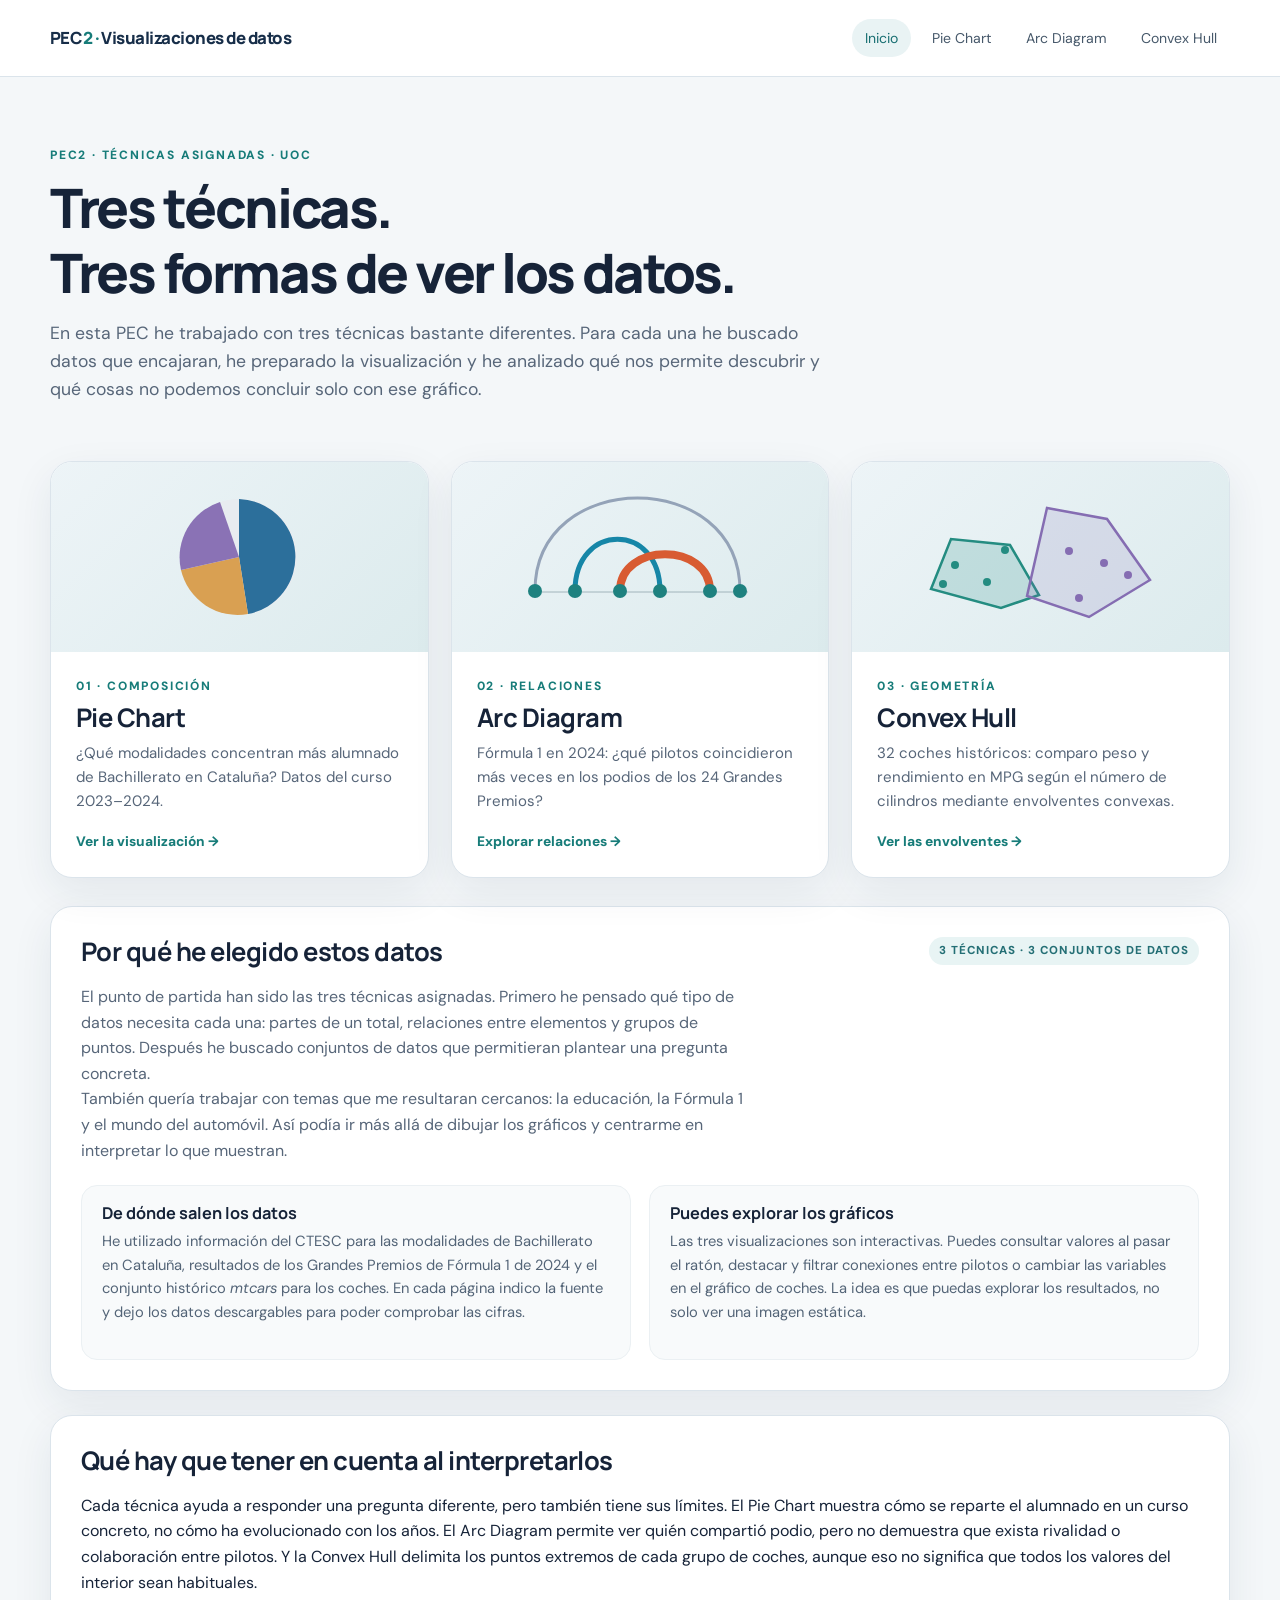
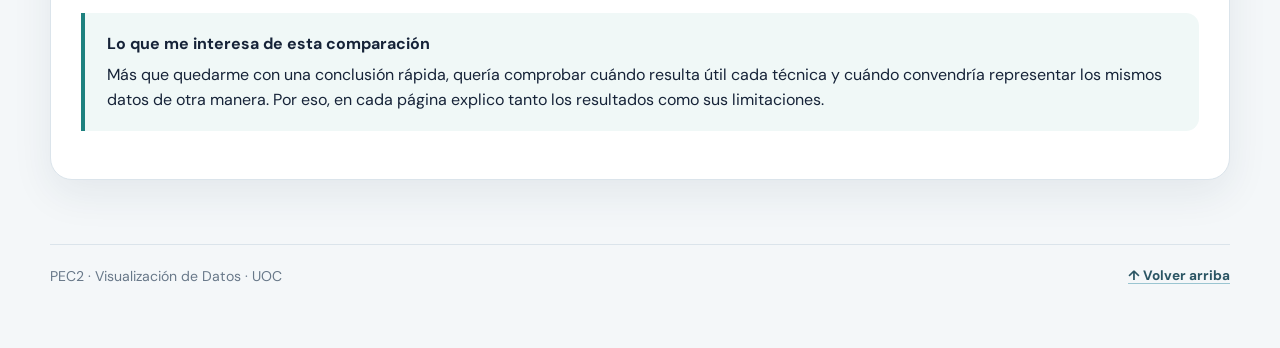
<file: index.html>
<!doctype html>
<html lang="es">
<head>
  <meta charset="utf-8">
  <meta name="viewport" content="width=device-width, initial-scale=1">
  <meta name="color-scheme" content="light">
  <meta name="description" content="PEC2 de Visualización de Datos de la UOC: Pie Chart, Arc Diagram y Convex Hull aplicados a Bachillerato, Fórmula 1 y automoción.">
  <title>Inicio · PEC2 Visualización de Datos</title>

  <!-- Tipografías utilizadas en style.css -->
  <link rel="preconnect" href="https://fonts.googleapis.com">
  <link rel="preconnect" href="https://fonts.gstatic.com" crossorigin>
  <link rel="stylesheet" href="https://fonts.googleapis.com/css2?family=DM+Sans:wght@400;500;700;800&family=Manrope:wght@600;700;800&display=swap">
  <link rel="stylesheet" href="style.css">

  <script src="app.js" defer></script>
</head>

<body data-page="home">
  <a class="skip-link" href="#contenido">Saltar al contenido</a>

  <!-- ===================== CABECERA ===================== -->
  <header id="arriba">
    <div class="wrap topbar">
      <a class="brand" href="index.html">
        PEC<span class="brand-accent">2</span>
        <span class="brand-sep" aria-hidden="true">·</span>
        Visualizaciones de datos
      </a>

      <nav class="topnav" aria-label="Secciones">
        <a href="index.html" class="active" aria-current="page">Inicio</a>
        <a href="pie-chart.html">Pie Chart</a>
        <a href="arc-diagram.html">Arc Diagram</a>
        <a href="convex-hull.html">Convex Hull</a>
      </nav>
    </div>
  </header>

  <!-- ===================== CONTENIDO ===================== -->
  <main class="wrap" id="contenido">

    <!-- Presentación -->
    <section class="hero" aria-labelledby="titulo">
      <span class="eyebrow">PEC2 · Técnicas asignadas · UOC</span>
      <h1 id="titulo">Tres técnicas.<br>Tres formas de ver los datos.</h1>
      <p class="lead">
        En esta PEC he trabajado con tres técnicas bastante diferentes. Para cada una he buscado
        datos que encajaran, he preparado la visualización y he analizado qué nos permite descubrir
        y qué cosas no podemos concluir solo con ese gráfico.
      </p>
    </section>

    <!-- Tarjetas de las tres visualizaciones -->
    <section class="grid3" aria-label="Visualizaciones">

      <!-- Pie Chart -->
      <a class="card" href="pie-chart.html">
        <div class="cardtop">
          <svg viewBox="0 0 270 150" aria-hidden="true">
            <circle cx="135" cy="75" r="58" fill="#e8ecf0"/>
            <path d="M135 75 L135 17 A58 58 0 0 1 144 132 Z" fill="#2C6F9B"/>
            <path d="M135 75 L144 132 A58 58 0 0 1 77 88 Z" fill="#D9A052"/>
            <path d="M135 75 L77 88 A58 58 0 0 1 116 20 Z" fill="#8A72B5"/>
          </svg>
        </div>
        <div class="cardbody">
          <span class="eyebrow">01 · Composición</span>
          <h2>Pie Chart</h2>
          <p>¿Qué modalidades concentran más alumnado de Bachillerato en Cataluña? Datos del curso 2023–2024.</p>
          <span class="cardfoot">Ver la visualización →</span>
        </div>
      </a>

      <!-- Arc Diagram -->
      <a class="card" href="arc-diagram.html">
        <div class="cardtop">
          <svg viewBox="0 0 270 150" aria-hidden="true">
            <path d="M30 109 C30 -15 235 -15 235 109" fill="none" stroke="#94A3B8" stroke-width="3"/>
            <path d="M70 109 C70 40 155 40 155 109" fill="none" stroke="#1686A7" stroke-width="5"/>
            <path d="M115 109 C115 60 205 60 205 109" fill="none" stroke="#D85B32" stroke-width="8"/>
            <path d="M25 110 H243" stroke="#a1b4bb"/>
            <g fill="#1e817f">
              <circle cx="30" cy="109" r="7"/>
              <circle cx="70" cy="109" r="7"/>
              <circle cx="115" cy="109" r="7"/>
              <circle cx="155" cy="109" r="7"/>
              <circle cx="205" cy="109" r="7"/>
              <circle cx="235" cy="109" r="7"/>
            </g>
          </svg>
        </div>
        <div class="cardbody">
          <span class="eyebrow">02 · Relaciones</span>
          <h2>Arc Diagram</h2>
          <p>Fórmula 1 en 2024: ¿qué pilotos coincidieron más veces en los podios de los 24 Grandes Premios?</p>
          <span class="cardfoot">Explorar relaciones →</span>
        </div>
      </a>

      <!-- Convex Hull -->
      <a class="card" href="convex-hull.html">
        <div class="cardtop">
          <svg viewBox="0 0 270 150" aria-hidden="true">
            <polygon points="25,107 45,57 104,63 133,113 95,126" fill="#248c81" fill-opacity=".20" stroke="#248c81" stroke-width="2.5"/>
            <polygon points="121,114 141,26 201,37 244,98 183,135" fill="#856db2" fill-opacity=".16" stroke="#856db2" stroke-width="2.5"/>
            <g fill="#248c81">
              <circle cx="37" cy="102" r="4"/>
              <circle cx="49" cy="83" r="4"/>
              <circle cx="81" cy="100" r="4"/>
              <circle cx="99" cy="68" r="4"/>
            </g>
            <g fill="#856db2">
              <circle cx="163" cy="69" r="4"/>
              <circle cx="198" cy="81" r="4"/>
              <circle cx="173" cy="116" r="4"/>
              <circle cx="222" cy="93" r="4"/>
            </g>
          </svg>
        </div>
        <div class="cardbody">
          <span class="eyebrow">03 · Geometría</span>
          <h2>Convex Hull</h2>
          <p>32 coches históricos: comparo peso y rendimiento en MPG según el número de cilindros mediante envolventes convexas.</p>
          <span class="cardfoot">Ver las envolventes →</span>
        </div>
      </a>
    </section>

    <!-- Elección de los datos y posibilidad de explorarlos -->
    <section class="panel" aria-labelledby="titulo-logica">
      <div class="sectionhead">
        <div>
          <h2 id="titulo-logica">Por qué he elegido estos datos</h2>
          <p>
            El punto de partida han sido las tres técnicas asignadas. Primero he pensado qué tipo de
            datos necesita cada una: partes de un total, relaciones entre elementos y grupos de puntos.
            Después he buscado conjuntos de datos que permitieran plantear una pregunta concreta.
          </p>
          <p>
            También quería trabajar con temas que me resultaran cercanos: la educación, la Fórmula 1
            y el mundo del automóvil. Así podía ir más allá de dibujar los gráficos y centrarme en
            interpretar lo que muestran.
          </p>
        </div>
        <span class="tag">3 técnicas · 3 conjuntos de datos</span>
      </div>

      <div class="textgrid">
        <div>
          <h3>De dónde salen los datos</h3>
          <p>
            He utilizado información del CTESC para las modalidades de Bachillerato en Cataluña,
            resultados de los Grandes Premios de Fórmula 1 de 2024 y el conjunto histórico
            <em>mtcars</em> para los coches. En cada página indico la fuente y dejo los datos
            descargables para poder comprobar las cifras.
          </p>
        </div>
        <div>
          <h3>Puedes explorar los gráficos</h3>
          <p>
            Las tres visualizaciones son interactivas. Puedes consultar valores al pasar el ratón,
            destacar y filtrar conexiones entre pilotos o cambiar las variables en el gráfico de
            coches. La idea es que puedas explorar los resultados, no solo ver una imagen estática.
          </p>
        </div>
      </div>
    </section>

    <!-- Criterio de interpretación -->
    <section class="panel" aria-labelledby="titulo-limites">
      <h2 id="titulo-limites">Qué hay que tener en cuenta al interpretarlos</h2>
      <p>
        Cada técnica ayuda a responder una pregunta diferente, pero también tiene sus límites.
        El Pie Chart muestra cómo se reparte el alumnado en un curso concreto, no cómo ha evolucionado
        con los años. El Arc Diagram permite ver quién compartió podio, pero no demuestra que exista
        rivalidad o colaboración entre pilotos. Y la Convex Hull delimita los puntos extremos de cada
        grupo de coches, aunque eso no significa que todos los valores del interior sean habituales.
      </p>
      <div class="insight">
        <p class="insight-title">Lo que me interesa de esta comparación</p>
        <p>
          Más que quedarme con una conclusión rápida, quería comprobar cuándo resulta útil cada
          técnica y cuándo convendría representar los mismos datos de otra manera. Por eso, en cada
          página explico tanto los resultados como sus limitaciones.
        </p>
      </div>
    </section>
  </main>

  <!-- ===================== PIE DE PÁGINA ===================== -->
  <footer class="wrap">
    <div class="footrow">
      <span>PEC2 · Visualización de Datos · UOC</span>
      <a href="#arriba" class="topbtn">↑ Volver arriba</a>
    </div>
  </footer>
</body>
</html>
</file>
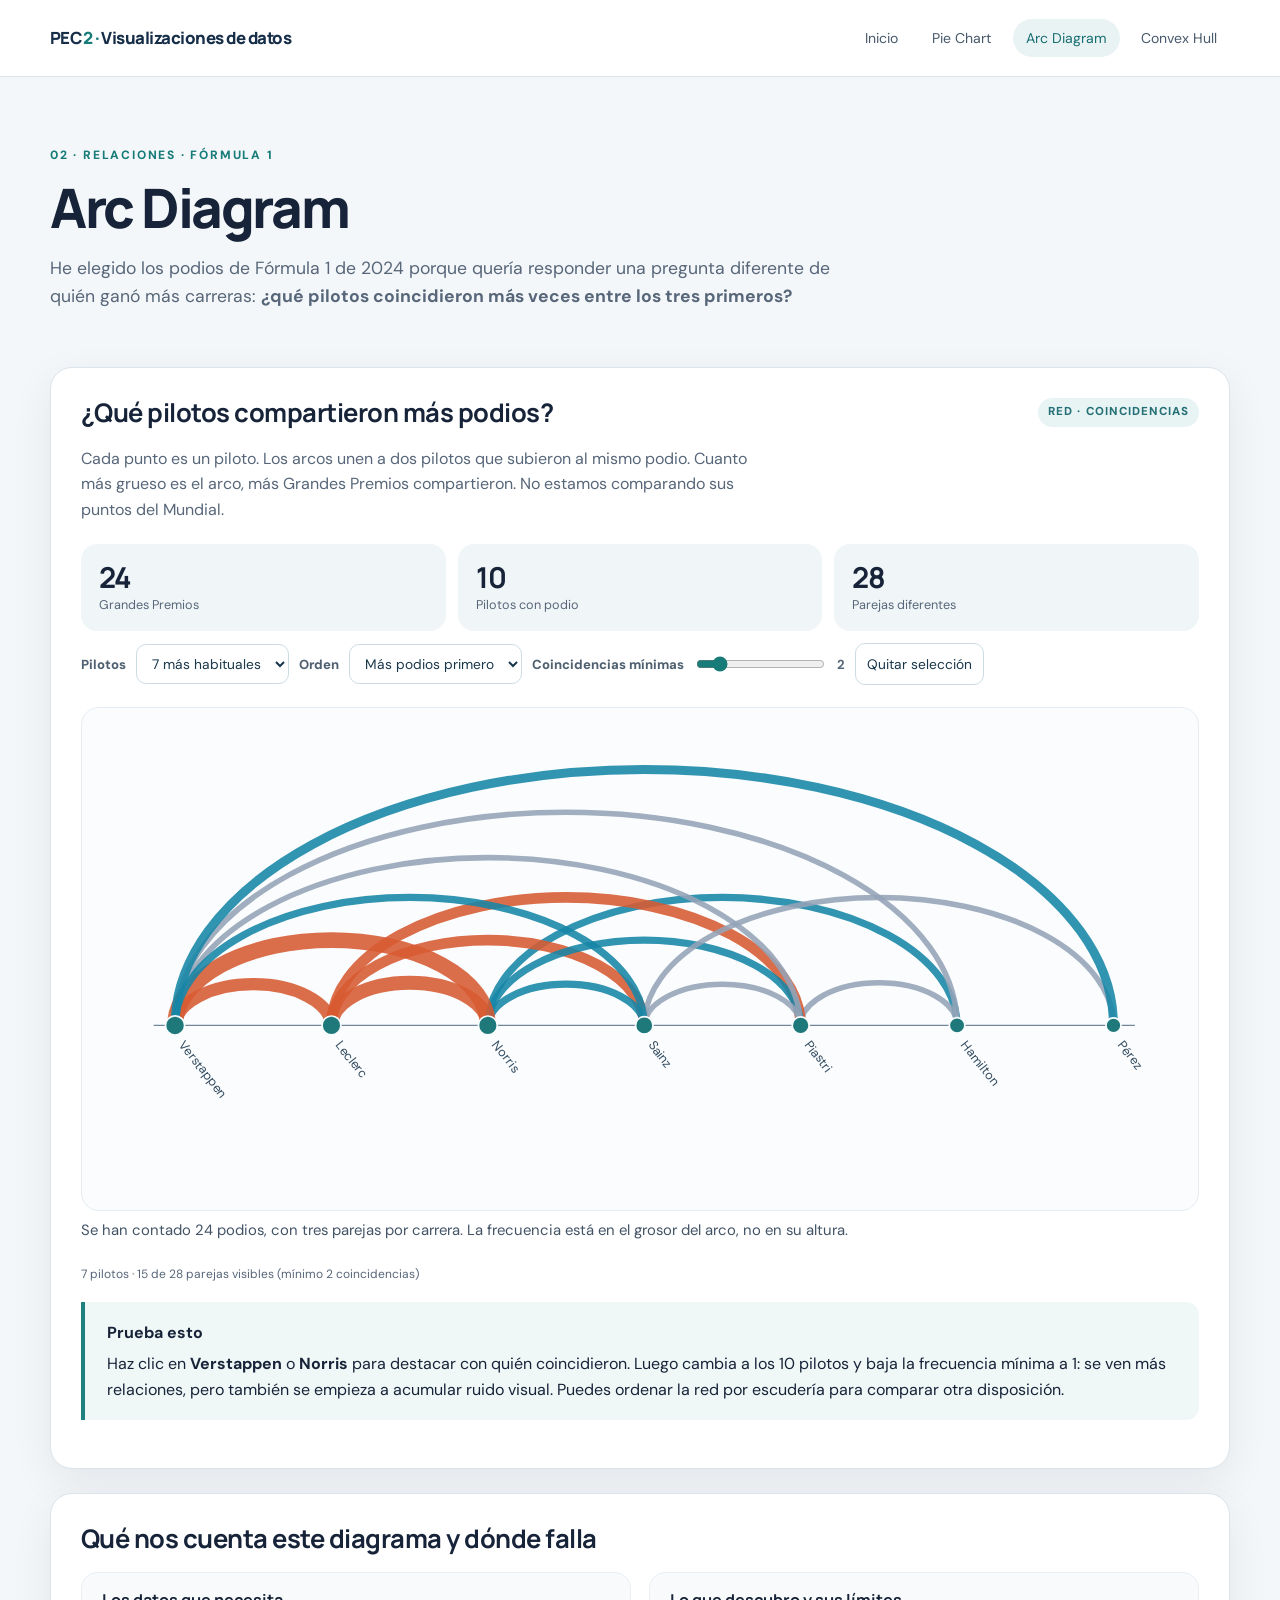
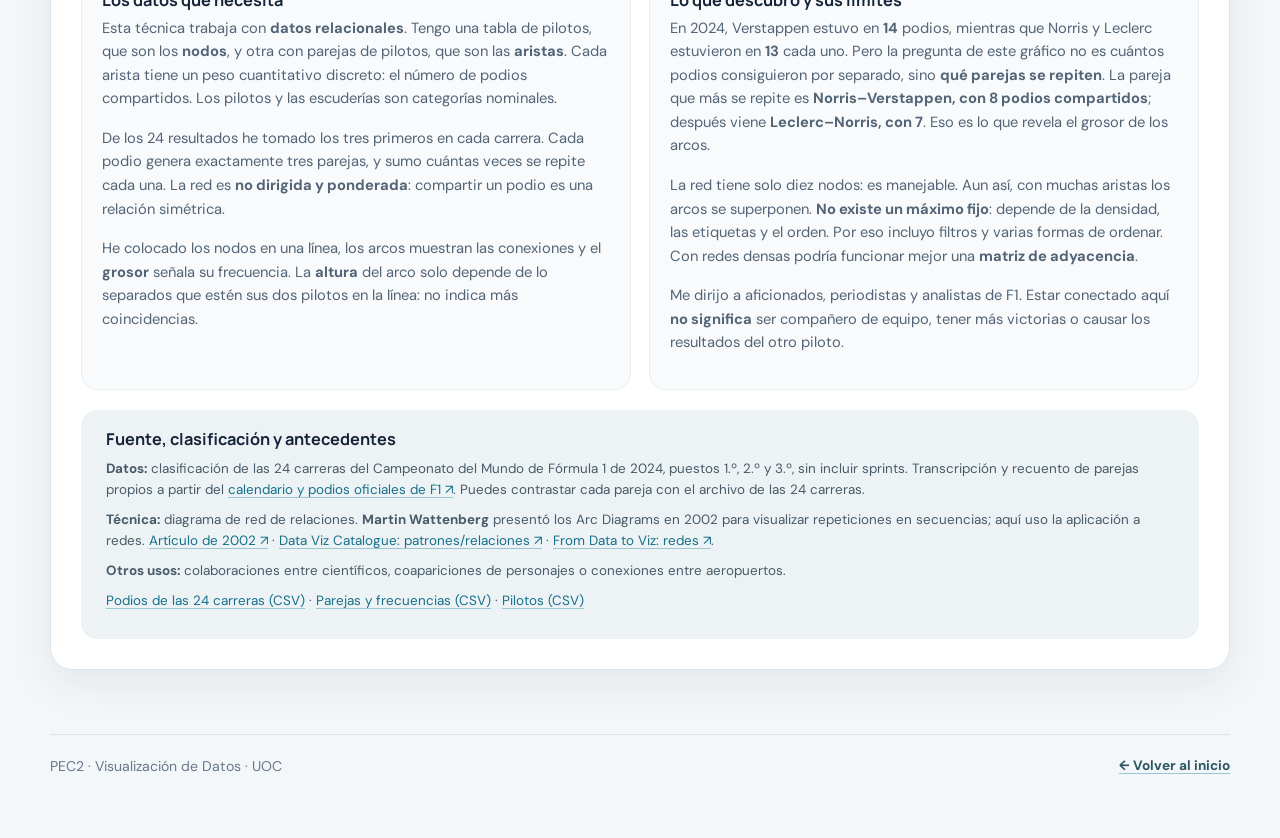
<file: arc-diagram.html>
<!doctype html>
<html lang="es">
<head>
  <meta charset="utf-8">
  <meta name="viewport" content="width=device-width, initial-scale=1">
  <meta name="color-scheme" content="light">
  <meta name="description" content="Fórmula 1 2024: red interactiva de coincidencias entre pilotos en los podios; Arc Diagram.">
  <title>Arc Diagram · PEC2 Visualización de Datos</title>

  <!-- Tipografías que usa style.css (sin este enlace se ven las del sistema) -->
  <link rel="preconnect" href="https://fonts.googleapis.com">
  <link rel="preconnect" href="https://fonts.gstatic.com" crossorigin>
  <link rel="stylesheet" href="https://fonts.googleapis.com/css2?family=DM+Sans:wght@400;500;700;800&family=Manrope:wght@600;700;800&display=swap">
  <link rel="stylesheet" href="style.css">

  <script src="app.js" defer></script>
</head>

<body data-page="arc">
  <a class="skip-link" href="#contenido">Saltar al contenido</a>

  <!-- ===================== CABECERA ===================== -->
  <header id="arriba">
    <div class="wrap topbar">
      <a class="brand" href="index.html">
        PEC<span class="brand-accent">2</span>
        <span class="brand-sep" aria-hidden="true">·</span>
        Visualizaciones de datos
      </a>

      <nav class="topnav" aria-label="Secciones">
        <a href="index.html">Inicio</a>
        <a href="pie-chart.html">Pie Chart</a>
        <a href="arc-diagram.html" class="active" aria-current="page">Arc Diagram</a>
        <a href="convex-hull.html">Convex Hull</a>
      </nav>
    </div>
  </header>

  <!-- ===================== CONTENIDO ===================== -->
  <main class="wrap" id="contenido">

    <!-- Hero -->
    <section class="hero" aria-labelledby="titulo">
      <span class="eyebrow">02 · Relaciones · Fórmula 1</span>
      <h1 id="titulo">Arc Diagram</h1>
      <p class="lead">He elegido los podios de Fórmula 1 de 2024 porque quería responder una pregunta diferente de quién ganó más carreras: <strong>¿qué pilotos coincidieron más veces entre los tres primeros?</strong></p>
    </section>

    <section class="panel" aria-labelledby="titulo-grafico">
      <div class="sectionhead">
        <div>
          <h2 id="titulo-grafico">¿Qué pilotos compartieron más podios?</h2>
          <p>Cada punto es un piloto. Los arcos unen a dos pilotos que subieron al mismo podio. Cuanto más grueso es el arco, más Grandes Premios compartieron. No estamos comparando sus puntos del Mundial.</p>
        </div>
        <span class="tag">Red · Coincidencias</span>
      </div>
      <div class="metricbar">
        <div class="metric"><strong>24</strong><span>Grandes Premios</span></div>
        <div class="metric"><strong>10</strong><span>Pilotos con podio</span></div>
        <div class="metric"><strong id="arcUnique">—</strong><span>Parejas diferentes</span></div>
      </div>
      <div class="controlbar">
        <label for="arcSize">Pilotos</label>
        <select id="arcSize"><option value="7">7 más habituales</option><option value="10">Los 10 del año</option></select>
        <label for="arcOrder">Orden</label>
        <select id="arcOrder"><option value="strength">Más podios primero</option><option value="team">Por escudería</option><option value="alpha">Alfabético</option></select>
        <label for="arcWeight">Coincidencias mínimas</label>
        <input id="arcWeight" type="range" min="1" max="8" step="1" value="2">
        <output id="weightVal" for="arcWeight">2</output>
        <button id="arcReset" type="button">Quitar selección</button>
      </div>
      <div class="plot-stage" id="plotStage">
        <svg id="arcSvg" viewBox="0 0 1280 560" role="group" aria-label="Red de los pilotos que compartieron podio en Fórmula 1 en 2024. Selecciona un piloto para ver sus conexiones."></svg>
        <div id="tooltip" class="tooltip" aria-hidden="true"></div>
      </div>
      <p class="info" id="arcSummary" aria-live="polite"></p>
      <p class="mini" id="arcStatus" aria-live="polite"></p>
      <div class="insight">
        <p class="insight-title">Prueba esto</p>
        <p>Haz clic en <strong>Verstappen</strong> o <strong>Norris</strong> para destacar con quién coincidieron. Luego cambia a los 10 pilotos y baja la frecuencia mínima a 1: se ven más relaciones, pero también se empieza a acumular ruido visual. Puedes ordenar la red por escudería para comparar otra disposición.</p>
      </div>
    </section>

    <section class="panel" aria-labelledby="titulo-analisis">
      <h2 id="titulo-analisis">Qué nos cuenta este diagrama y dónde falla</h2>
      <div class="textgrid">
        <div>
          <h3>Los datos que necesita</h3>
          <p>Esta técnica trabaja con <strong>datos relacionales</strong>. Tengo una tabla de pilotos, que son los <strong>nodos</strong>, y otra con parejas de pilotos, que son las <strong>aristas</strong>. Cada arista tiene un peso cuantitativo discreto: el número de podios compartidos. Los pilotos y las escuderías son categorías nominales.</p>
          <p>De los 24 resultados he tomado los tres primeros en cada carrera. Cada podio genera exactamente tres parejas, y sumo cuántas veces se repite cada una. La red es <strong>no dirigida y ponderada</strong>: compartir un podio es una relación simétrica.</p>
          <p>He colocado los nodos en una línea, los arcos muestran las conexiones y el <strong>grosor</strong> señala su frecuencia. La <strong>altura</strong> del arco solo depende de lo separados que estén sus dos pilotos en la línea: no indica más coincidencias.</p>
        </div>
        <div>
          <h3>Lo que descubro y sus límites</h3>
          <p>En 2024, Verstappen estuvo en <strong>14</strong> podios, mientras que Norris y Leclerc estuvieron en <strong>13</strong> cada uno. Pero la pregunta de este gráfico no es cuántos podios consiguieron por separado, sino <strong>qué parejas se repiten</strong>. La pareja que más se repite es <strong>Norris–Verstappen, con 8 podios compartidos</strong>; después viene <strong>Leclerc–Norris, con 7</strong>. Eso es lo que revela el grosor de los arcos.</p>
          <p>La red tiene solo diez nodos: es manejable. Aun así, con muchas aristas los arcos se superponen. <strong>No existe un máximo fijo</strong>: depende de la densidad, las etiquetas y el orden. Por eso incluyo filtros y varias formas de ordenar. Con redes densas podría funcionar mejor una <strong>matriz de adyacencia</strong>.</p>
          <p>Me dirijo a aficionados, periodistas y analistas de F1. Estar conectado aquí <strong>no significa</strong> ser compañero de equipo, tener más victorias o causar los resultados del otro piloto.</p>
        </div>
      </div>
      <div class="sourcebox">
        <h3>Fuente, clasificación y antecedentes</h3>
        <p><strong>Datos:</strong> clasificación de las 24 carreras del Campeonato del Mundo de Fórmula 1 de 2024, puestos 1.º, 2.º y 3.º, sin incluir sprints. Transcripción y recuento de parejas propios a partir del <a href="https://www.formula1.com/en/racing/2024" target="_blank" rel="noopener">calendario y podios oficiales de F1 ↗</a>. Puedes contrastar cada pareja con el archivo de las 24 carreras.</p>
        <p><strong>Técnica:</strong> diagrama de red de relaciones. <strong>Martin Wattenberg</strong> presentó los Arc Diagrams en 2002 para visualizar repeticiones en secuencias; aquí uso la aplicación a redes. <a href="https://research.ibm.com/publications/arc-diagrams-visualizing-structure-in-strings" target="_blank" rel="noopener">Artículo de 2002 ↗</a> · <a href="https://datavizcatalogue.com/methods/arc_diagram.html" target="_blank" rel="noopener">Data Viz Catalogue: patrones/relaciones ↗</a> · <a href="https://www.data-to-viz.com/graph/arc.html" target="_blank" rel="noopener">From Data to Viz: redes ↗</a>.</p>
        <p><strong>Otros usos:</strong> colaboraciones entre científicos, coapariciones de personajes o conexiones entre aeropuertos.</p>
        <p><a href="data/f1-2024-podios.csv" download>Podios de las 24 carreras (CSV)</a> · <a href="data/f1-2024-relaciones.csv" download>Parejas y frecuencias (CSV)</a> · <a href="data/f1-2024-pilotos.csv" download>Pilotos (CSV)</a></p>
      </div>
    </section>

    <!-- Datos que lee app.js (copia de data/*.json, para que funcione también sin servidor) -->
    <script type="application/json" id="dataset">
{
  "nodes": [
    {
      "id": "Verstappen",
      "nombre": "Max Verstappen",
      "team": "Red Bull",
      "podios": 14,
      "grado": 9,
      "fuerza": 28
    },
    {
      "id": "Pérez",
      "nombre": "Sergio Pérez",
      "team": "Red Bull",
      "podios": 4,
      "grado": 4,
      "fuerza": 8
    },
    {
      "id": "Sainz",
      "nombre": "Carlos Sainz",
      "team": "Ferrari",
      "podios": 9,
      "grado": 7,
      "fuerza": 18
    },
    {
      "id": "Leclerc",
      "nombre": "Charles Leclerc",
      "team": "Ferrari",
      "podios": 13,
      "grado": 7,
      "fuerza": 26
    },
    {
      "id": "Norris",
      "nombre": "Lando Norris",
      "team": "McLaren",
      "podios": 13,
      "grado": 7,
      "fuerza": 26
    },
    {
      "id": "Piastri",
      "nombre": "Oscar Piastri",
      "team": "McLaren",
      "podios": 8,
      "grado": 6,
      "fuerza": 16
    },
    {
      "id": "Russell",
      "nombre": "George Russell",
      "team": "Mercedes",
      "podios": 4,
      "grado": 6,
      "fuerza": 8
    },
    {
      "id": "Hamilton",
      "nombre": "Lewis Hamilton",
      "team": "Mercedes",
      "podios": 5,
      "grado": 6,
      "fuerza": 10
    },
    {
      "id": "Ocon",
      "nombre": "Esteban Ocon",
      "team": "Alpine",
      "podios": 1,
      "grado": 2,
      "fuerza": 2
    },
    {
      "id": "Gasly",
      "nombre": "Pierre Gasly",
      "team": "Alpine",
      "podios": 1,
      "grado": 2,
      "fuerza": 2
    }
  ],
  "edges": [
    {
      "source": "Gasly",
      "target": "Ocon",
      "weight": 1,
      "gps": [
        "São Paulo"
      ]
    },
    {
      "source": "Gasly",
      "target": "Verstappen",
      "weight": 1,
      "gps": [
        "São Paulo"
      ]
    },
    {
      "source": "Hamilton",
      "target": "Leclerc",
      "weight": 1,
      "gps": [
        "Bélgica"
      ]
    },
    {
      "source": "Hamilton",
      "target": "Norris",
      "weight": 3,
      "gps": [
        "España",
        "Gran Bretaña",
        "Hungría"
      ]
    },
    {
      "source": "Hamilton",
      "target": "Piastri",
      "weight": 2,
      "gps": [
        "Hungría",
        "Bélgica"
      ]
    },
    {
      "source": "Hamilton",
      "target": "Russell",
      "weight": 1,
      "gps": [
        "Las Vegas"
      ]
    },
    {
      "source": "Hamilton",
      "target": "Sainz",
      "weight": 1,
      "gps": [
        "Las Vegas"
      ]
    },
    {
      "source": "Hamilton",
      "target": "Verstappen",
      "weight": 2,
      "gps": [
        "España",
        "Gran Bretaña"
      ]
    },
    {
      "source": "Leclerc",
      "target": "Norris",
      "weight": 7,
      "gps": [
        "Australia",
        "Miami",
        "Emilia-Romaña",
        "Países Bajos",
        "Italia",
        "México",
        "Abu Dabi"
      ]
    },
    {
      "source": "Leclerc",
      "target": "Piastri",
      "weight": 5,
      "gps": [
        "Mónaco",
        "Bélgica",
        "Italia",
        "Azerbaiyán",
        "Catar"
      ]
    },
    {
      "source": "Leclerc",
      "target": "Pérez",
      "weight": 1,
      "gps": [
        "Arabia Saudí"
      ]
    },
    {
      "source": "Leclerc",
      "target": "Russell",
      "weight": 1,
      "gps": [
        "Azerbaiyán"
      ]
    },
    {
      "source": "Leclerc",
      "target": "Sainz",
      "weight": 5,
      "gps": [
        "Australia",
        "Mónaco",
        "Estados Unidos",
        "México",
        "Abu Dabi"
      ]
    },
    {
      "source": "Leclerc",
      "target": "Verstappen",
      "weight": 6,
      "gps": [
        "Arabia Saudí",
        "Miami",
        "Emilia-Romaña",
        "Países Bajos",
        "Estados Unidos",
        "Catar"
      ]
    },
    {
      "source": "Norris",
      "target": "Piastri",
      "weight": 3,
      "gps": [
        "Hungría",
        "Italia",
        "Singapur"
      ]
    },
    {
      "source": "Norris",
      "target": "Pérez",
      "weight": 1,
      "gps": [
        "China"
      ]
    },
    {
      "source": "Norris",
      "target": "Russell",
      "weight": 1,
      "gps": [
        "Canadá"
      ]
    },
    {
      "source": "Norris",
      "target": "Sainz",
      "weight": 3,
      "gps": [
        "Australia",
        "México",
        "Abu Dabi"
      ]
    },
    {
      "source": "Norris",
      "target": "Verstappen",
      "weight": 8,
      "gps": [
        "China",
        "Miami",
        "Emilia-Romaña",
        "Canadá",
        "España",
        "Gran Bretaña",
        "Países Bajos",
        "Singapur"
      ]
    },
    {
      "source": "Ocon",
      "target": "Verstappen",
      "weight": 1,
      "gps": [
        "São Paulo"
      ]
    },
    {
      "source": "Piastri",
      "target": "Russell",
      "weight": 2,
      "gps": [
        "Austria",
        "Azerbaiyán"
      ]
    },
    {
      "source": "Piastri",
      "target": "Sainz",
      "weight": 2,
      "gps": [
        "Mónaco",
        "Austria"
      ]
    },
    {
      "source": "Piastri",
      "target": "Verstappen",
      "weight": 2,
      "gps": [
        "Singapur",
        "Catar"
      ]
    },
    {
      "source": "Pérez",
      "target": "Sainz",
      "weight": 2,
      "gps": [
        "Baréin",
        "Japón"
      ]
    },
    {
      "source": "Pérez",
      "target": "Verstappen",
      "weight": 4,
      "gps": [
        "Baréin",
        "Arabia Saudí",
        "Japón",
        "China"
      ]
    },
    {
      "source": "Russell",
      "target": "Sainz",
      "weight": 2,
      "gps": [
        "Austria",
        "Las Vegas"
      ]
    },
    {
      "source": "Russell",
      "target": "Verstappen",
      "weight": 1,
      "gps": [
        "Canadá"
      ]
    },
    {
      "source": "Sainz",
      "target": "Verstappen",
      "weight": 3,
      "gps": [
        "Baréin",
        "Japón",
        "Estados Unidos"
      ]
    }
  ],
  "races": 24
}
    </script>
  </main>

  <!-- ===================== PIE DE PÁGINA ===================== -->
  <footer class="wrap">
    <div class="footrow">
      <span>PEC2 · Visualización de Datos · UOC</span>
      <a href="index.html" class="topbtn">← Volver al inicio</a>
    </div>
  </footer>
</body>
</html>
</file>
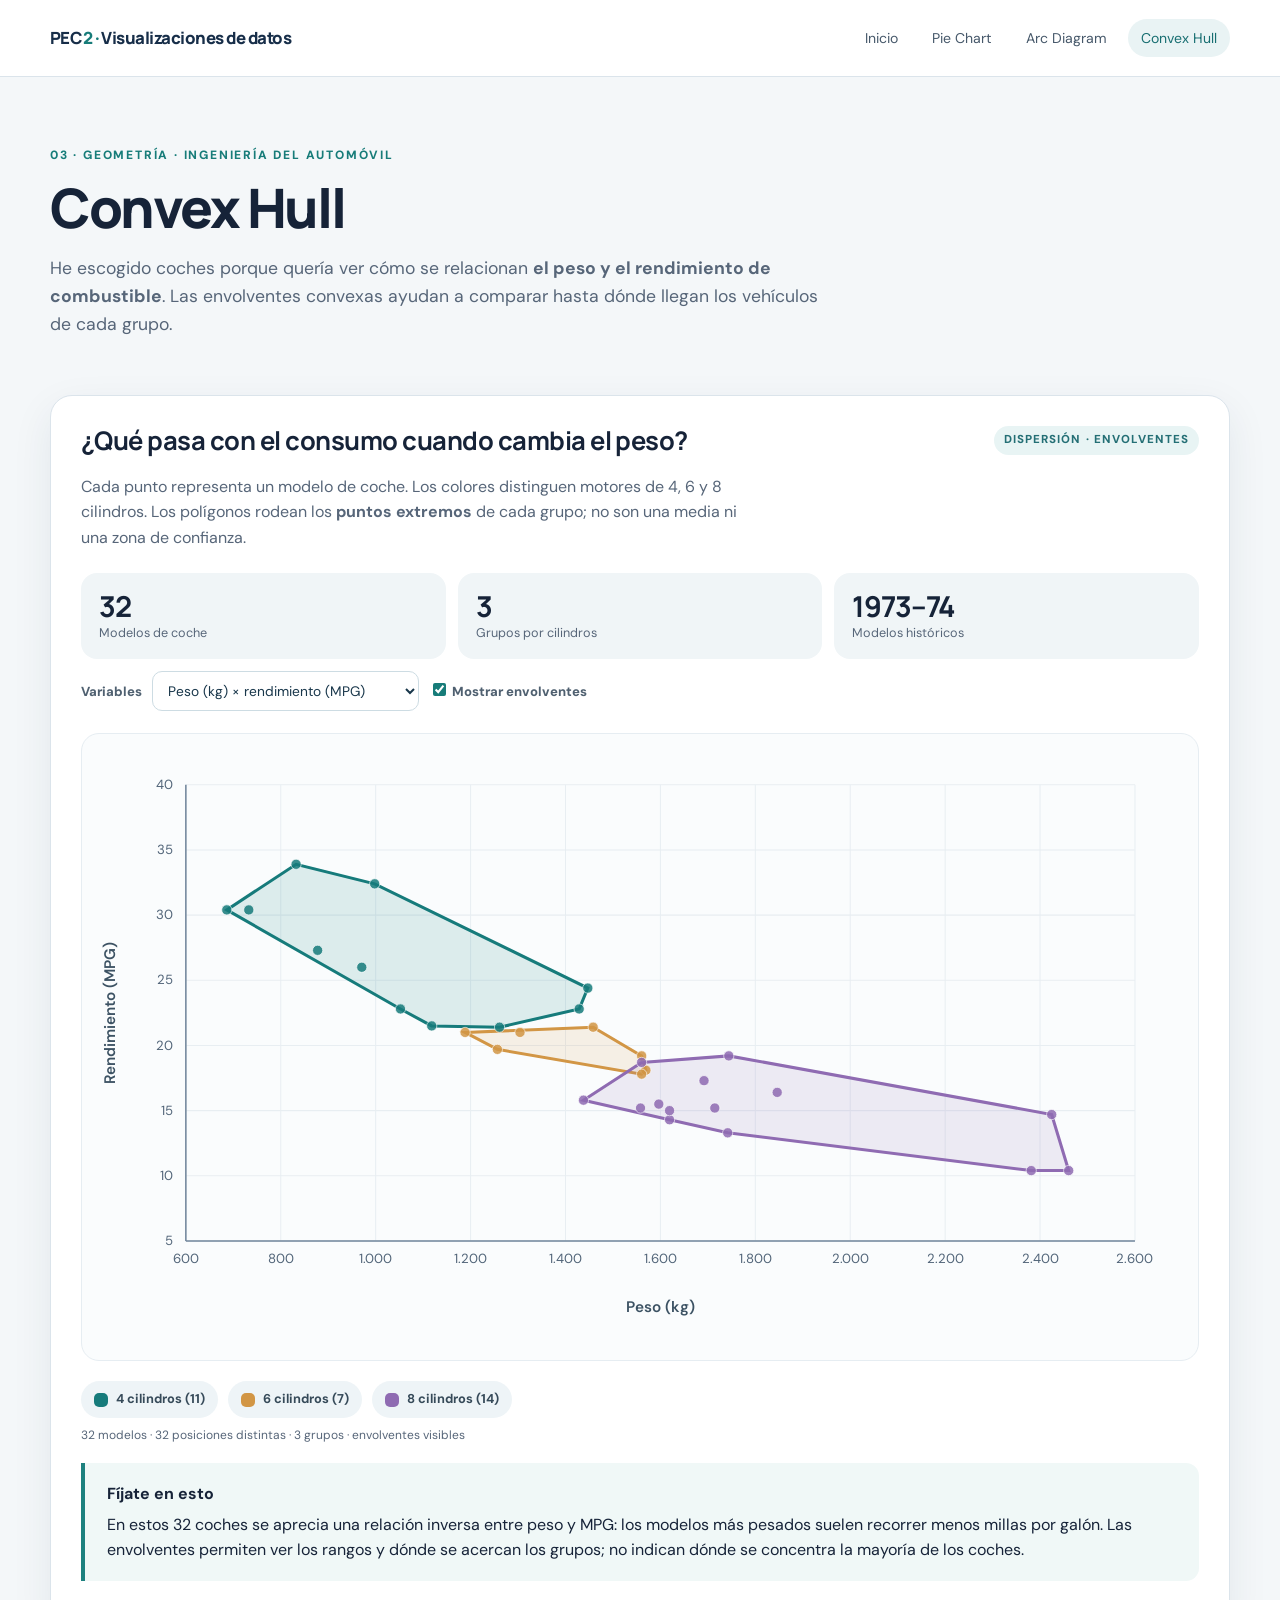
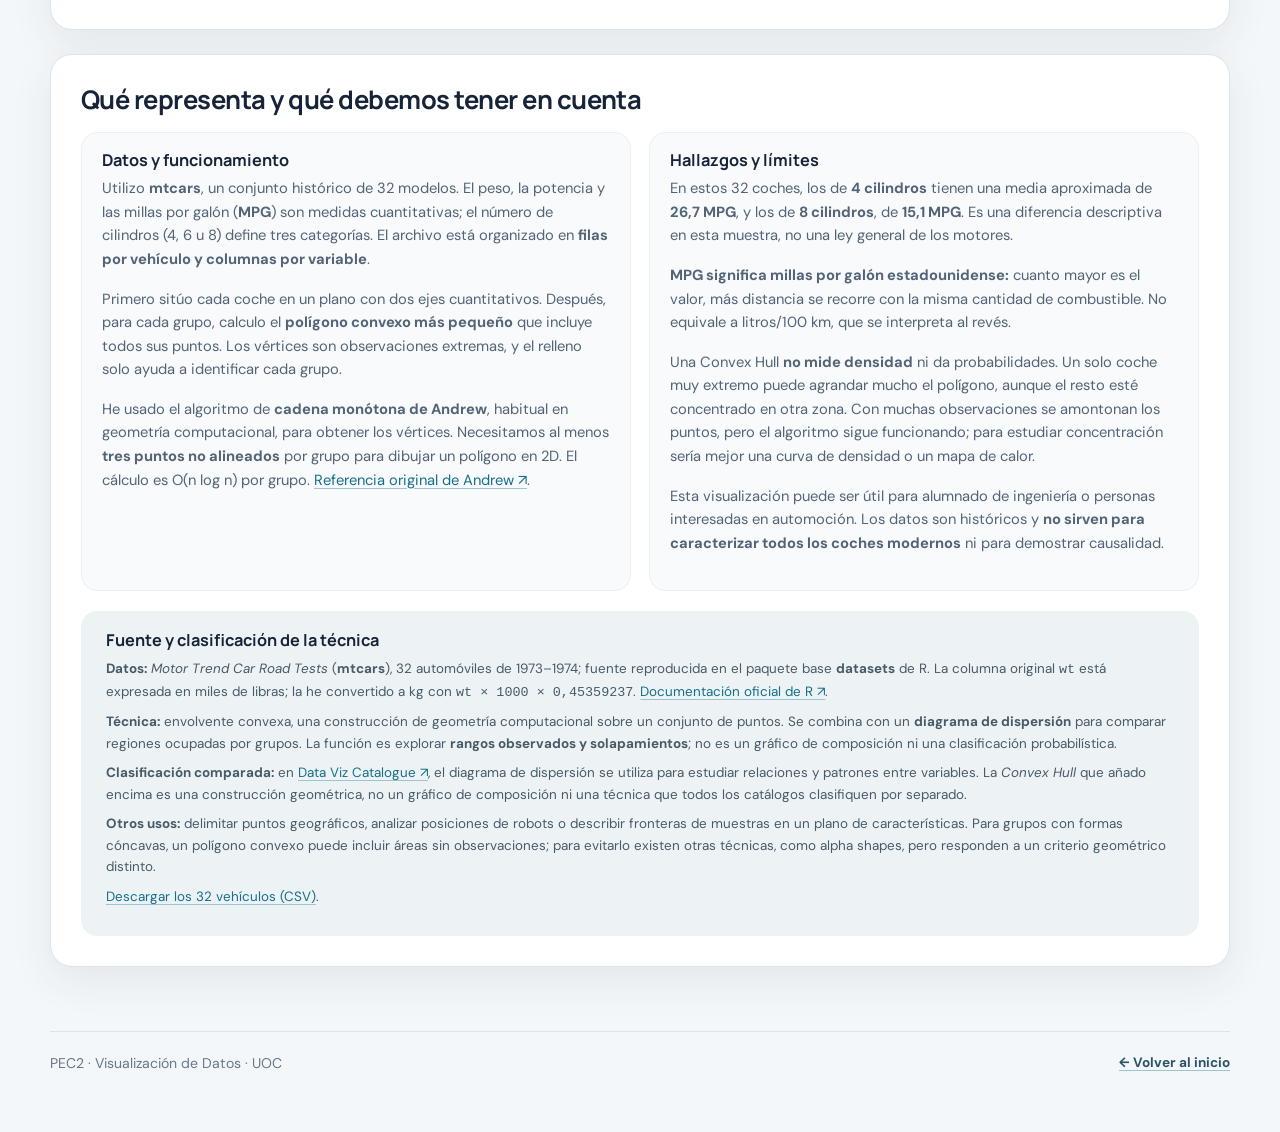
<file: convex-hull.html>
<!doctype html>
<html lang="es">
<head>
  <meta charset="utf-8">
  <meta name="viewport" content="width=device-width, initial-scale=1">
  <meta name="color-scheme" content="light">
  <meta name="description" content="Coches históricos: peso, potencia y MPG, según número de cilindros, con envolventes convexas interactivas.">
  <title>Convex Hull · PEC2 Visualización de Datos</title>

  <!-- Tipografías que usa style.css (sin este enlace se ven las del sistema) -->
  <link rel="preconnect" href="https://fonts.googleapis.com">
  <link rel="preconnect" href="https://fonts.gstatic.com" crossorigin>
  <link rel="stylesheet" href="https://fonts.googleapis.com/css2?family=DM+Sans:wght@400;500;700;800&family=Manrope:wght@600;700;800&display=swap">
  <link rel="stylesheet" href="style.css">

  <script src="app.js" defer></script>
</head>

<body data-page="hull">
  <a class="skip-link" href="#contenido">Saltar al contenido</a>

  <!-- ===================== CABECERA ===================== -->
  <header id="arriba">
    <div class="wrap topbar">
      <a class="brand" href="index.html">
        PEC<span class="brand-accent">2</span>
        <span class="brand-sep" aria-hidden="true">·</span>
        Visualizaciones de datos
      </a>

      <nav class="topnav" aria-label="Secciones">
        <a href="index.html">Inicio</a>
        <a href="pie-chart.html">Pie Chart</a>
        <a href="arc-diagram.html">Arc Diagram</a>
        <a href="convex-hull.html" class="active" aria-current="page">Convex Hull</a>
      </nav>
    </div>
  </header>

  <!-- ===================== CONTENIDO ===================== -->
  <main class="wrap" id="contenido">

    <!-- Hero -->
    <section class="hero" aria-labelledby="titulo">
      <span class="eyebrow">03 · Geometría · Ingeniería del automóvil</span>
      <h1 id="titulo">Convex Hull</h1>
      <p class="lead">He escogido coches porque quería ver cómo se relacionan <strong>el peso y el rendimiento de combustible</strong>. Las envolventes convexas ayudan a comparar hasta dónde llegan los vehículos de cada grupo.</p>
    </section>

    <section class="panel" aria-labelledby="titulo-grafico">
      <div class="sectionhead">
        <div>
          <h2 id="titulo-grafico">¿Qué pasa con el consumo cuando cambia el peso?</h2>
          <p>Cada punto representa un modelo de coche. Los colores distinguen motores de 4, 6 y 8 cilindros. Los polígonos rodean los <strong>puntos extremos</strong> de cada grupo; no son una media ni una zona de confianza.</p>
        </div>
        <span class="tag">Dispersión · Envolventes</span>
      </div>
      <div class="metricbar">
        <div class="metric"><strong>32</strong><span>Modelos de coche</span></div>
        <div class="metric"><strong>3</strong><span>Grupos por cilindros</span></div>
        <div class="metric"><strong>1973–74</strong><span>Modelos históricos</span></div>
      </div>
      <div class="controlbar">
        <label for="hullView">Variables</label>
        <select id="hullView">
          <option value="weight_kg,mpg">Peso (kg) × rendimiento (MPG)</option>
          <option value="hp,mpg">Potencia (hp) × rendimiento (MPG)</option>
        </select>
        <label class="checklabel" for="hullToggle"><input id="hullToggle" type="checkbox" checked> Mostrar envolventes</label>
      </div>
      <div class="plot-stage" id="plotStage">
        <svg id="hullSvg" viewBox="0 0 1070 590" role="group" aria-label="Gráfico de dispersión interactivo: peso o potencia frente a MPG, agrupado por cilindrada en número de cilindros. Envolventes convexas para cada grupo."></svg>
        <div id="tooltip" class="tooltip" aria-hidden="true"></div>
      </div>
      <ul class="hull-legend" aria-label="Categorías">
        <li><span class="swatch" style="background:var(--cyl4)"></span> 4 cilindros (11)</li>
        <li><span class="swatch" style="background:var(--cyl6)"></span> 6 cilindros (7)</li>
        <li><span class="swatch" style="background:var(--cyl8)"></span> 8 cilindros (14)</li>
      </ul>
      <p class="mini" id="hullStatus" aria-live="polite"></p>
      <div class="insight">
        <p class="insight-title">Fíjate en esto</p>
        <p id="hullInsight" aria-live="polite">Los coches más pesados tienden a tener menos MPG. Aun así, la envolvente es sensible a los modelos extremos.</p>
      </div>
    </section>

    <section class="panel" aria-labelledby="titulo-analisis">
      <h2 id="titulo-analisis">Qué representa y qué debemos tener en cuenta</h2>
      <div class="textgrid">
        <div>
          <h3>Datos y funcionamiento</h3>
          <p>Utilizo <strong>mtcars</strong>, un conjunto histórico de 32 modelos. El peso, la potencia y las millas por galón (<strong>MPG</strong>) son medidas cuantitativas; el número de cilindros (4, 6 u 8) define tres categorías. El archivo está organizado en <strong>filas por vehículo y columnas por variable</strong>.</p>
          <p>Primero sitúo cada coche en un plano con dos ejes cuantitativos. Después, para cada grupo, calculo el <strong>polígono convexo más pequeño</strong> que incluye todos sus puntos. Los vértices son observaciones extremas, y el relleno solo ayuda a identificar cada grupo.</p>
          <p>He usado el algoritmo de <strong>cadena monótona de Andrew</strong>, habitual en geometría computacional, para obtener los vértices. Necesitamos al menos <strong>tres puntos no alineados</strong> por grupo para dibujar un polígono en 2D. El cálculo es O(n log n) por grupo. <a href="https://www.sciencedirect.com/science/article/abs/pii/0020019079900723" target="_blank" rel="noopener">Referencia original de Andrew ↗</a>.</p>
        </div>
        <div>
          <h3>Hallazgos y límites</h3>
          <p>En estos 32 coches, los de <strong>4 cilindros</strong> tienen una media aproximada de <strong>26,7 MPG</strong>, y los de <strong>8 cilindros</strong>, de <strong>15,1 MPG</strong>. Es una diferencia descriptiva en esta muestra, no una ley general de los motores.</p>
          <p><strong>MPG significa millas por galón estadounidense:</strong> cuanto mayor es el valor, más distancia se recorre con la misma cantidad de combustible. No equivale a litros/100 km, que se interpreta al revés.</p>
          <p>Una Convex Hull <strong>no mide densidad</strong> ni da probabilidades. Un solo coche muy extremo puede agrandar mucho el polígono, aunque el resto esté concentrado en otra zona. Con muchas observaciones se amontonan los puntos, pero el algoritmo sigue funcionando; para estudiar concentración sería mejor una curva de densidad o un mapa de calor.</p>
          <p>Esta visualización puede ser útil para alumnado de ingeniería o personas interesadas en automoción. Los datos son históricos y <strong>no sirven para caracterizar todos los coches modernos</strong> ni para demostrar causalidad.</p>
        </div>
      </div>
      <div class="sourcebox">
        <h3>Fuente y clasificación de la técnica</h3>
        <p><strong>Datos:</strong> <em>Motor Trend Car Road Tests</em> (<strong>mtcars</strong>), 32 automóviles de 1973–1974; fuente reproducida en el paquete base <strong>datasets</strong> de R. La columna original <code>wt</code> está expresada en miles de libras; la he convertido a kg con <code>wt × 1000 × 0,45359237</code>. <a href="https://stat.ethz.ch/R-manual/R-devel/library/datasets/html/mtcars.html" target="_blank" rel="noopener">Documentación oficial de R ↗</a>.</p>
        <p><strong>Técnica:</strong> envolvente convexa, una construcción de geometría computacional sobre un conjunto de puntos. Se combina con un <strong>diagrama de dispersión</strong> para comparar regiones ocupadas por grupos. La función es explorar <strong>rangos observados y solapamientos</strong>; no es un gráfico de composición ni una clasificación probabilística.</p>
        <p><strong>Clasificación comparada:</strong> en <a href="https://datavizcatalogue.com/methods/scatterplot.html" target="_blank" rel="noopener">Data Viz Catalogue ↗</a>, el diagrama de dispersión se utiliza para estudiar relaciones y patrones entre variables. La <em>Convex Hull</em> que añado encima es una construcción geométrica, no un gráfico de composición ni una técnica que todos los catálogos clasifiquen por separado.</p>
        <p><strong>Otros usos:</strong> delimitar puntos geográficos, analizar posiciones de robots o describir fronteras de muestras en un plano de características. Para grupos con formas cóncavas, un polígono convexo puede incluir áreas sin observaciones; para evitarlo existen otras técnicas, como alpha shapes, pero responden a un criterio geométrico distinto.</p>
        <p><a href="data/coches-mtcars-32.csv" download>Descargar los 32 vehículos (CSV)</a>.</p>
      </div>
    </section>

    <!-- Datos que lee app.js (copia de data/*.json, para que funcione también sin servidor) -->
    <script type="application/json" id="dataset">
{
  "rows": [
    {
      "id": 1,
      "name": "Mazda RX4",
      "weight_kg": 1188.4,
      "weight_1000_lbs": 2.62,
      "mpg": 21.0,
      "hp": 110,
      "cyl": "6"
    },
    {
      "id": 2,
      "name": "Mazda RX4 Wag",
      "weight_kg": 1304.1,
      "weight_1000_lbs": 2.875,
      "mpg": 21.0,
      "hp": 110,
      "cyl": "6"
    },
    {
      "id": 3,
      "name": "Datsun 710",
      "weight_kg": 1052.3,
      "weight_1000_lbs": 2.32,
      "mpg": 22.8,
      "hp": 93,
      "cyl": "4"
    },
    {
      "id": 4,
      "name": "Hornet 4 Drive",
      "weight_kg": 1458.3,
      "weight_1000_lbs": 3.215,
      "mpg": 21.4,
      "hp": 110,
      "cyl": "6"
    },
    {
      "id": 5,
      "name": "Hornet Sportabout",
      "weight_kg": 1560.4,
      "weight_1000_lbs": 3.44,
      "mpg": 18.7,
      "hp": 175,
      "cyl": "8"
    },
    {
      "id": 6,
      "name": "Valiant",
      "weight_kg": 1569.4,
      "weight_1000_lbs": 3.46,
      "mpg": 18.1,
      "hp": 105,
      "cyl": "6"
    },
    {
      "id": 7,
      "name": "Duster 360",
      "weight_kg": 1619.3,
      "weight_1000_lbs": 3.57,
      "mpg": 14.3,
      "hp": 245,
      "cyl": "8"
    },
    {
      "id": 8,
      "name": "Merc 240D",
      "weight_kg": 1447.0,
      "weight_1000_lbs": 3.19,
      "mpg": 24.4,
      "hp": 62,
      "cyl": "4"
    },
    {
      "id": 9,
      "name": "Merc 230",
      "weight_kg": 1428.8,
      "weight_1000_lbs": 3.15,
      "mpg": 22.8,
      "hp": 95,
      "cyl": "4"
    },
    {
      "id": 10,
      "name": "Merc 280",
      "weight_kg": 1560.4,
      "weight_1000_lbs": 3.44,
      "mpg": 19.2,
      "hp": 123,
      "cyl": "6"
    },
    {
      "id": 11,
      "name": "Merc 280C",
      "weight_kg": 1560.4,
      "weight_1000_lbs": 3.44,
      "mpg": 17.8,
      "hp": 123,
      "cyl": "6"
    },
    {
      "id": 12,
      "name": "Merc 450SE",
      "weight_kg": 1846.1,
      "weight_1000_lbs": 4.07,
      "mpg": 16.4,
      "hp": 180,
      "cyl": "8"
    },
    {
      "id": 13,
      "name": "Merc 450SL",
      "weight_kg": 1691.9,
      "weight_1000_lbs": 3.73,
      "mpg": 17.3,
      "hp": 180,
      "cyl": "8"
    },
    {
      "id": 14,
      "name": "Merc 450SLC",
      "weight_kg": 1714.6,
      "weight_1000_lbs": 3.78,
      "mpg": 15.2,
      "hp": 180,
      "cyl": "8"
    },
    {
      "id": 15,
      "name": "Cadillac Fleetwood",
      "weight_kg": 2381.4,
      "weight_1000_lbs": 5.25,
      "mpg": 10.4,
      "hp": 205,
      "cyl": "8"
    },
    {
      "id": 16,
      "name": "Lincoln Continental",
      "weight_kg": 2460.3,
      "weight_1000_lbs": 5.424,
      "mpg": 10.4,
      "hp": 215,
      "cyl": "8"
    },
    {
      "id": 17,
      "name": "Chrysler Imperial",
      "weight_kg": 2424.5,
      "weight_1000_lbs": 5.345,
      "mpg": 14.7,
      "hp": 230,
      "cyl": "8"
    },
    {
      "id": 18,
      "name": "Fiat 128",
      "weight_kg": 997.9,
      "weight_1000_lbs": 2.2,
      "mpg": 32.4,
      "hp": 66,
      "cyl": "4"
    },
    {
      "id": 19,
      "name": "Honda Civic",
      "weight_kg": 732.6,
      "weight_1000_lbs": 1.615,
      "mpg": 30.4,
      "hp": 52,
      "cyl": "4"
    },
    {
      "id": 20,
      "name": "Toyota Corolla",
      "weight_kg": 832.3,
      "weight_1000_lbs": 1.835,
      "mpg": 33.9,
      "hp": 65,
      "cyl": "4"
    },
    {
      "id": 21,
      "name": "Toyota Corona",
      "weight_kg": 1118.1,
      "weight_1000_lbs": 2.465,
      "mpg": 21.5,
      "hp": 97,
      "cyl": "4"
    },
    {
      "id": 22,
      "name": "Dodge Challenger",
      "weight_kg": 1596.6,
      "weight_1000_lbs": 3.52,
      "mpg": 15.5,
      "hp": 150,
      "cyl": "8"
    },
    {
      "id": 23,
      "name": "AMC Javelin",
      "weight_kg": 1558.1,
      "weight_1000_lbs": 3.435,
      "mpg": 15.2,
      "hp": 150,
      "cyl": "8"
    },
    {
      "id": 24,
      "name": "Camaro Z28",
      "weight_kg": 1741.8,
      "weight_1000_lbs": 3.84,
      "mpg": 13.3,
      "hp": 245,
      "cyl": "8"
    },
    {
      "id": 25,
      "name": "Pontiac Firebird",
      "weight_kg": 1744.1,
      "weight_1000_lbs": 3.845,
      "mpg": 19.2,
      "hp": 175,
      "cyl": "8"
    },
    {
      "id": 26,
      "name": "Fiat X1-9",
      "weight_kg": 877.7,
      "weight_1000_lbs": 1.935,
      "mpg": 27.3,
      "hp": 66,
      "cyl": "4"
    },
    {
      "id": 27,
      "name": "Porsche 914-2",
      "weight_kg": 970.7,
      "weight_1000_lbs": 2.14,
      "mpg": 26.0,
      "hp": 91,
      "cyl": "4"
    },
    {
      "id": 28,
      "name": "Lotus Europa",
      "weight_kg": 686.3,
      "weight_1000_lbs": 1.513,
      "mpg": 30.4,
      "hp": 113,
      "cyl": "4"
    },
    {
      "id": 29,
      "name": "Ford Pantera L",
      "weight_kg": 1437.9,
      "weight_1000_lbs": 3.17,
      "mpg": 15.8,
      "hp": 264,
      "cyl": "8"
    },
    {
      "id": 30,
      "name": "Ferrari Dino",
      "weight_kg": 1256.5,
      "weight_1000_lbs": 2.77,
      "mpg": 19.7,
      "hp": 175,
      "cyl": "6"
    },
    {
      "id": 31,
      "name": "Maserati Bora",
      "weight_kg": 1619.3,
      "weight_1000_lbs": 3.57,
      "mpg": 15.0,
      "hp": 335,
      "cyl": "8"
    },
    {
      "id": 32,
      "name": "Volvo 142E",
      "weight_kg": 1261.0,
      "weight_1000_lbs": 2.78,
      "mpg": 21.4,
      "hp": 109,
      "cyl": "4"
    }
  ]
}
    </script>
  </main>

  <!-- ===================== PIE DE PÁGINA ===================== -->
  <footer class="wrap">
    <div class="footrow">
      <span>PEC2 · Visualización de Datos · UOC</span>
      <a href="index.html" class="topbtn">← Volver al inicio</a>
    </div>
  </footer>
</body>
</html>
</file>
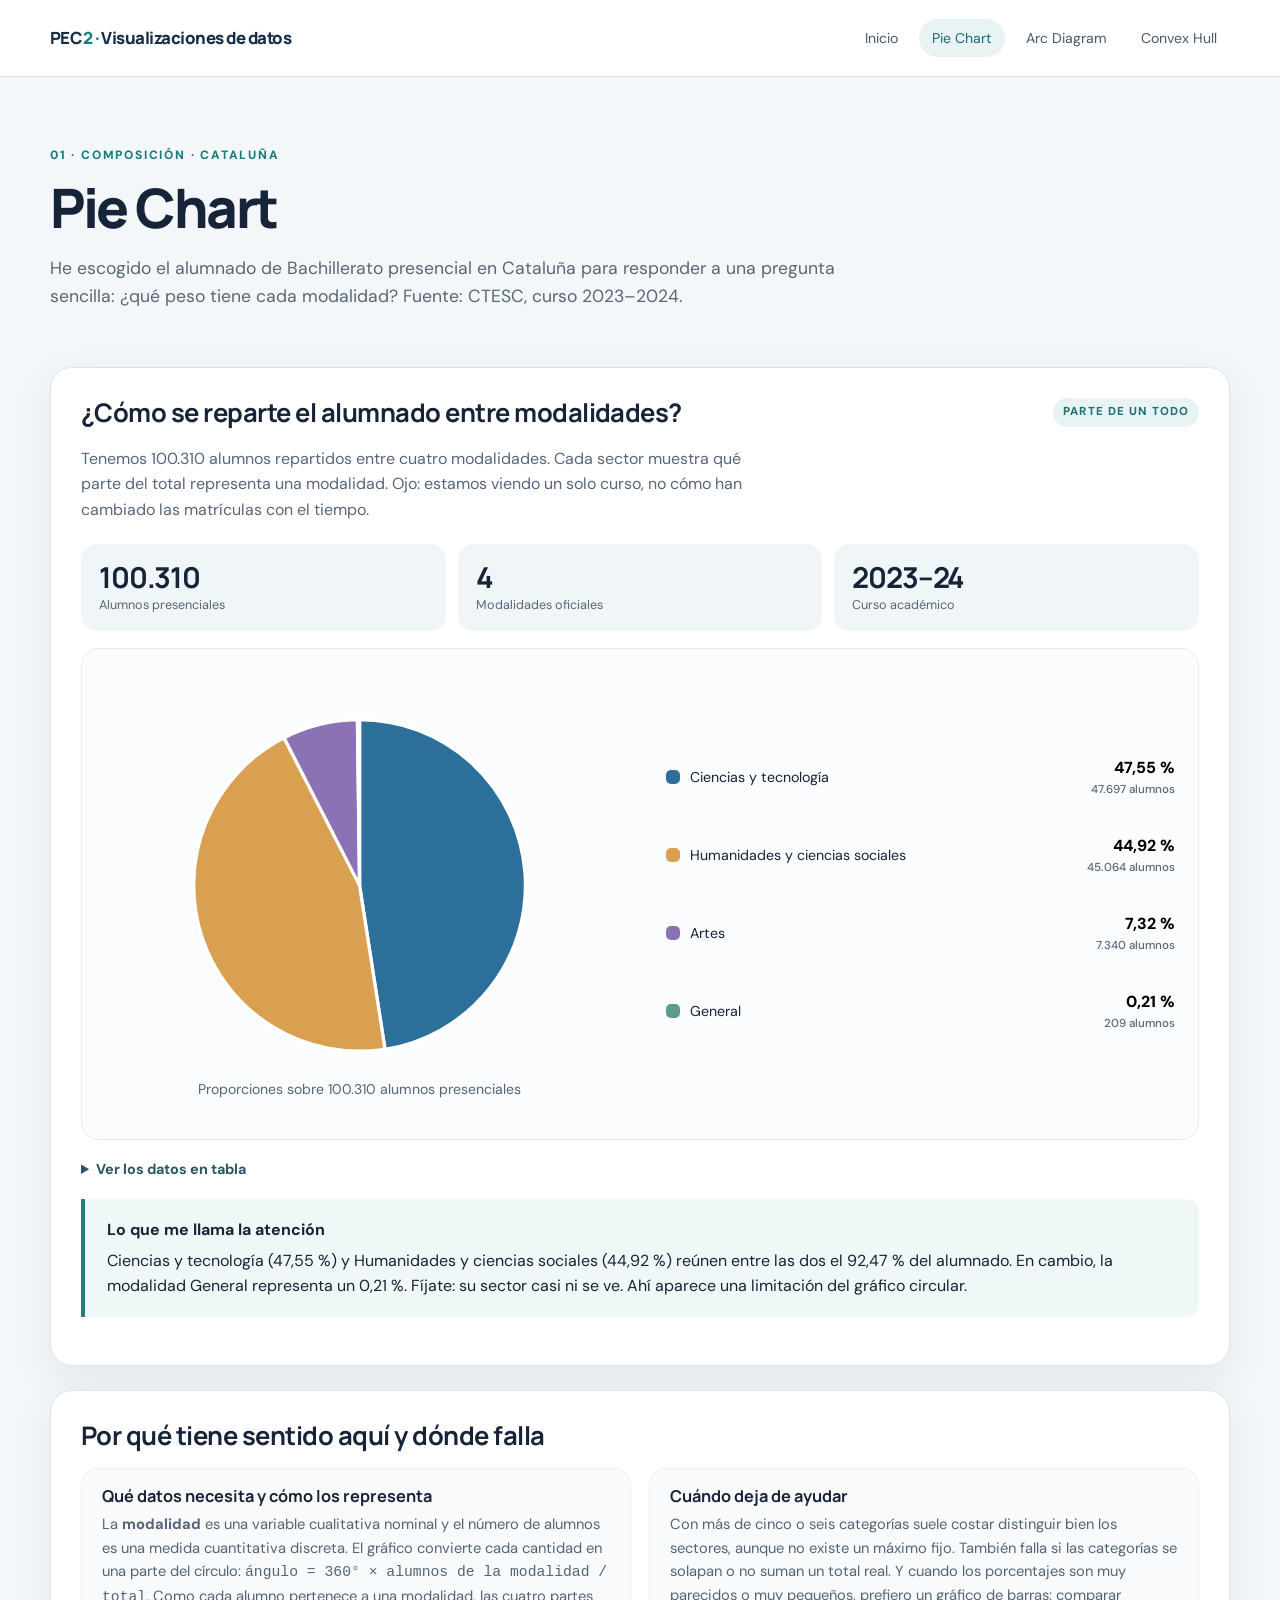
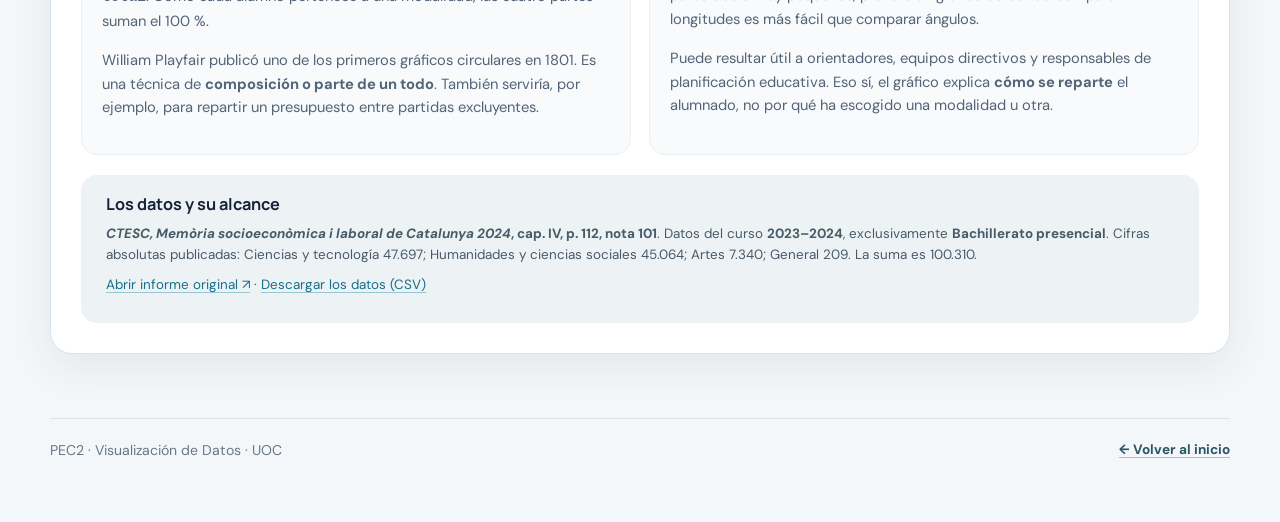
<file: pie-chart.html>
<!doctype html>
<html lang="es">
<head>
  <meta charset="utf-8">
  <meta name="viewport" content="width=device-width, initial-scale=1">
  <meta name="color-scheme" content="light">
  <meta name="description" content="Distribución del alumnado de Bachillerato presencial de Cataluña por modalidad, curso 2023–2024 (fuente: CTESC).">
  <title>Pie Chart · PEC2 Visualización de Datos</title>

  <!-- Tipografías que usa style.css (sin este enlace se ven las del sistema) -->
  <link rel="preconnect" href="https://fonts.googleapis.com">
  <link rel="preconnect" href="https://fonts.gstatic.com" crossorigin>
  <link rel="stylesheet" href="https://fonts.googleapis.com/css2?family=DM+Sans:wght@400;500;700;800&family=Manrope:wght@600;700;800&display=swap">
  <link rel="stylesheet" href="style.css">

  <script src="app.js" defer></script>
</head>

<body data-page="pie">
  <a class="skip-link" href="#contenido">Saltar al contenido</a>

  <!-- ===================== CABECERA ===================== -->
  <header id="arriba">
    <div class="wrap topbar">
      <a class="brand" href="index.html">
        PEC<span class="brand-accent">2</span>
        <span class="brand-sep" aria-hidden="true">·</span>
        Visualizaciones de datos
      </a>

      <nav class="topnav" aria-label="Secciones">
        <a href="index.html">Inicio</a>
        <a href="pie-chart.html" class="active" aria-current="page">Pie Chart</a>
        <a href="arc-diagram.html">Arc Diagram</a>
        <a href="convex-hull.html">Convex Hull</a>
      </nav>
    </div>
  </header>

  <!-- ===================== CONTENIDO ===================== -->
  <main class="wrap" id="contenido">

    <!-- Hero -->
    <section class="hero" aria-labelledby="titulo">
      <span class="eyebrow">01 · Composición · Cataluña</span>
      <h1 id="titulo">Pie Chart</h1>
      <p class="lead">
        He escogido el alumnado de Bachillerato presencial en Cataluña para responder a una
        pregunta sencilla: ¿qué peso tiene cada modalidad? Fuente: CTESC, curso 2023–2024.
      </p>
    </section>

    <!-- Gráfico -->
    <section class="panel" aria-labelledby="titulo-grafico">
      <div class="sectionhead">
        <div>
          <h2 id="titulo-grafico">¿Cómo se reparte el alumnado entre modalidades?</h2>
          <p>
            Tenemos 100.310 alumnos repartidos entre cuatro modalidades. Cada sector muestra
            qué parte del total representa una modalidad. Ojo: estamos viendo un solo curso,
            no cómo han cambiado las matrículas con el tiempo.
          </p>
        </div>
        <span class="tag">Parte de un todo</span>
      </div>

      <div class="metricbar">
        <div class="metric"><strong id="total">100.310</strong><span>Alumnos presenciales</span></div>
        <div class="metric"><strong>4</strong><span>Modalidades oficiales</span></div>
        <div class="metric"><strong>2023–24</strong><span>Curso académico</span></div>
      </div>

      <figure class="plot-stage pie-stage" id="plotStage">
        <!-- Los sectores son decorativos para el lector de pantalla: la leyenda (botones) es la vía accesible -->
        <svg id="pieSvg" class="pie-svg" viewBox="0 0 510 430" role="img" aria-labelledby="pieTitle pieDesc">
          <title id="pieTitle">Distribución del alumnado presencial por modalidad de Bachillerato</title>
          <desc id="pieDesc">
            Ciencias y tecnología 47,55 %, Humanidades y ciencias sociales 44,92 %,
            Artes 7,32 % y General 0,21 %, sobre un total de 100.310 alumnos.
          </desc>
        </svg>

        <div id="pieLegend" class="legend" role="group" aria-label="Leyenda: pulsa una modalidad para destacarla"></div>
        <div id="tooltip" class="tooltip" aria-hidden="true"></div>
      </figure>

      <!-- Alternativa accesible y sin JavaScript al gráfico -->
      <details class="datatable">
        <summary>Ver los datos en tabla</summary>
        <div class="table-scroll">
          <table>
            <caption>Alumnado de Bachillerato presencial por modalidad, Cataluña, 2023–2024</caption>
            <thead>
              <tr>
                <th scope="col">Modalidad</th>
                <th scope="col" class="num">Alumnos</th>
                <th scope="col" class="num">Porcentaje</th>
              </tr>
            </thead>
            <tbody>
              <tr><th scope="row">Ciencias y tecnología</th>           <td class="num">47.697</td><td class="num">47,55&nbsp;%</td></tr>
              <tr><th scope="row">Humanidades y ciencias sociales</th> <td class="num">45.064</td><td class="num">44,92&nbsp;%</td></tr>
              <tr><th scope="row">Artes</th>                           <td class="num">7.340</td> <td class="num">7,32&nbsp;%</td></tr>
              <tr><th scope="row">General</th>                         <td class="num">209</td>   <td class="num">0,21&nbsp;%</td></tr>
            </tbody>
            <tfoot>
              <tr><th scope="row">Total</th><td class="num">100.310</td><td class="num">100&nbsp;%</td></tr>
            </tfoot>
          </table>
        </div>
      </details>

      <div class="insight">
        <p class="insight-title">Lo que me llama la atención</p>
        <p>
          Ciencias y tecnología (47,55&nbsp;%) y Humanidades y ciencias sociales (44,92&nbsp;%)
          reúnen entre las dos el 92,47&nbsp;% del alumnado. En cambio, la modalidad General
          representa un 0,21&nbsp;%. Fíjate: su sector casi ni se ve. Ahí aparece una limitación del gráfico circular.
        </p>
      </div>
    </section>

    <!-- Análisis -->
    <section class="panel" aria-labelledby="titulo-analisis">
      <h2 id="titulo-analisis">Por qué tiene sentido aquí y dónde falla</h2>

      <div class="textgrid">
        <div>
          <h3>Qué datos necesita y cómo los representa</h3>
          <p>
            La <strong>modalidad</strong> es una variable cualitativa nominal y el número de alumnos
            es una medida cuantitativa discreta. El gráfico convierte cada cantidad en una parte
            del círculo: <code>ángulo = 360° × alumnos de la modalidad / total</code>.
            Como cada alumno pertenece a una modalidad, las cuatro partes suman el 100&nbsp;%.
          </p>
          <p>
            William Playfair publicó uno de los primeros gráficos circulares en 1801.
            Es una técnica de <strong>composición o parte de un todo</strong>.
            También serviría, por ejemplo, para repartir un presupuesto entre partidas excluyentes.
          </p>
        </div>
        <div>
          <h3>Cuándo deja de ayudar</h3>
          <p>
            Con más de cinco o seis categorías suele costar distinguir bien los sectores, aunque
            no existe un máximo fijo. También falla si las categorías se solapan o no suman un
            total real. Y cuando los porcentajes son muy parecidos o muy pequeños, prefiero
            un gráfico de barras: comparar longitudes es más fácil que comparar ángulos.
          </p>
          <p>
            Puede resultar útil a orientadores, equipos directivos y responsables de planificación
            educativa. Eso sí, el gráfico explica <strong>cómo se reparte</strong> el alumnado,
            no por qué ha escogido una modalidad u otra.
          </p>
        </div>
      </div>

      <div class="sourcebox">
        <h3>Los datos y su alcance</h3>
        <p>
          <strong><cite lang="ca">CTESC, Memòria socioeconòmica i laboral de Catalunya 2024</cite>,
          cap. IV, p. 112, nota 101</strong>. Datos del curso <strong>2023–2024</strong>, exclusivamente
          <strong>Bachillerato presencial</strong>. Cifras absolutas publicadas: Ciencias y tecnología
          47.697; Humanidades y ciencias sociales 45.064; Artes 7.340; General 209. La suma es 100.310.
        </p>
        <p>
          <a href="https://ctesc.gencat.cat/doc/doc_54639541_1.pdf" target="_blank" rel="noopener">
            Abrir informe original<span class="visually-hidden"> (PDF, se abre en una pestaña nueva)</span>
            <span aria-hidden="true">↗</span></a>
          · <a href="data/bachillerato-modalidades-2023-24.csv" download>Descargar los datos (CSV)</a>
        </p>
      </div>
    </section>

    <!-- Datos que lee app.js (copia de data/*.json, para que funcione también sin servidor) -->
    <script type="application/json" id="dataset">
    {
      "total": 100310,
      "rows": [
        {"modalidad": "Ciències i tecnologia", "nombre_es": "Ciencias y tecnología", "alumnos": 47697, "color": "#2C6F9B", "porcentaje": 47.5496},
        {"modalidad": "Humanitats i ciències socials", "nombre_es": "Humanidades y ciencias sociales", "alumnos": 45064, "color": "#D9A052", "porcentaje": 44.9247},
        {"modalidad": "Arts", "nombre_es": "Artes", "alumnos": 7340, "color": "#8A72B5", "porcentaje": 7.3173},
        {"modalidad": "General", "nombre_es": "General", "alumnos": 209, "color": "#5A9B8E", "porcentaje": 0.2084}
      ]
    }
    </script>
  </main>

  <!-- ===================== PIE DE PÁGINA ===================== -->
  <footer class="wrap">
    <div class="footrow">
      <span>PEC2 · Visualización de Datos · UOC</span>
      <a href="index.html" class="topbtn">← Volver al inicio</a>
    </div>
  </footer>
</body>
</html>
</file>
<file: style.css>
/* =============================================================
   PEC2 · Laboratorio visual — style.css
   1. Tokens          5. Componentes de contenido
   2. Base            6. Gráficos (común)
   3. Utilidades      7. Gráficos (por técnica)
   4. Layout          8. Responsive y movimiento reducido
   ============================================================= */


/* ---------- 1. Tokens ---------- */

:root {
  --ink: #162338;
  --muted: #576679;
  --navy: #172e49;
  --line: #dbe4eb;
  --paper: #f4f7f9;
  --white: #fff;
  --teal: #177c79;
  --shadow: 0 14px 40px rgba(23, 46, 73, .08);

  /* Pie chart (los colores reales vienen del JSON) */
  --blue: #2C6F9B;
  --gold: #D9A052;
  --purple: #8A72B5;
  --green: #5A9B8E;

  /* Convex hull: app.js lee estas variables */
  --cyl4: #167b7b;
  --cyl6: #d29645;
  --cyl8: #8f6bb2;

  /* Arc diagram */
  --arc: #46758b;
  --node: #1f797b;

  --font-body: 'DM Sans', system-ui, -apple-system, 'Segoe UI', sans-serif;
  --font-head: Manrope, 'DM Sans', system-ui, sans-serif;
}


/* ---------- 2. Base ---------- */

*,
*::before,
*::after {
  box-sizing: border-box;
}

body {
  margin: 0;
  background: var(--paper);
  color: var(--ink);
  font: 16px/1.6 var(--font-body);
}

h1, h2, h3,
.brand,
.metric strong {
  font-family: var(--font-head);
  line-height: 1.2;
}

h1 {
  font-size: clamp(2.25rem, 4.25vw, 4.4rem);
  letter-spacing: -.045em;
  font-weight: 800;
  margin: .15em 0 .25em;
}

h2 {
  font-size: clamp(1.35rem, 2vw, 1.85rem);
  letter-spacing: -.02em;
  margin: 0 0 .65em;
}

h3 {
  font-size: 1.02rem;
  margin: 0 0 .4rem;
}

p {
  margin: 0 0 1.1em;
}

a {
  color: #156f8b;
  text-decoration-color: #9ac5d1;
  text-underline-offset: 3px;
}

a:hover {
  color: #11556d;
}

:focus-visible {
  outline: 3px solid #b1d8e0;
  outline-offset: 2px;
}


/* ---------- 3. Utilidades ---------- */

.visually-hidden {
  position: absolute;
  width: 1px;
  height: 1px;
  overflow: hidden;
  clip: rect(0 0 0 0);
  white-space: nowrap;
}

.skip-link {
  position: absolute;
  left: -9999px;
  top: 1rem;
  z-index: 100;
  background: var(--navy);
  color: #fff;
  padding: 10px 16px;
  border-radius: 10px;
}

.skip-link:focus {
  left: 1rem;
}

.mini {
  font-size: .75rem;
  color: var(--muted);
}


/* ---------- 4. Layout ---------- */

.wrap {
  width: min(1180px, calc(100% - 44px));
  margin-inline: auto;
}

/* Cabecera */
header {
  background: #fff;
  border-bottom: 1px solid var(--line);
}

.topbar {
  display: flex;
  justify-content: space-between;
  align-items: center;
  gap: 20px;
  min-height: 76px;
}

.brand {
  font-size: 1.05rem;
  font-weight: 800;
  color: var(--navy);
  text-decoration: none;
  letter-spacing: -.03em;
}

.brand-accent,
.brand-sep {
  color: var(--teal);
}

.topnav {
  display: flex;
  flex-wrap: wrap;
  gap: 8px;
}

.topnav a {
  text-decoration: none;
  color: #46586a;
  font-size: .88rem;
  border-radius: 60px;
  padding: 8px 13px;
}

.topnav a.active,
.topnav a:hover {
  background: #e9f3f4;
  color: #176e71;
}

/* Hero */
.hero {
  padding: 64px 0 38px;
}

.eyebrow {
  display: inline-flex;
  align-items: center;
  gap: 8px;
  font-size: .75rem;
  font-weight: 800;
  text-transform: uppercase;
  letter-spacing: .15em;
  color: var(--teal);
}

.lead {
  color: var(--muted);
  max-width: 790px;
  font-size: 1.1rem;
}

/* Paneles */
.panel {
  background: #fff;
  border: 1px solid var(--line);
  border-radius: 22px;
  box-shadow: var(--shadow);
  padding: 30px;
  margin-bottom: 24px;
}

.grid3 + .panel {
  margin-top: 28px;
}

.sectionhead {
  display: flex;
  justify-content: space-between;
  gap: 14px;
  align-items: start;
  margin-bottom: 22px;
}

.sectionhead p {
  color: var(--muted);
  max-width: 670px;
  margin-bottom: 0;
}

.tag {
  font-size: .72rem;
  letter-spacing: .09em;
  font-weight: 800;
  text-transform: uppercase;
  color: #246f75;
  background: #e8f4f4;
  padding: 5px 10px;
  border-radius: 999px;
  white-space: nowrap;
}

/* Tarjetas de portada */
.grid3 {
  display: grid;
  grid-template-columns: repeat(3, 1fr);
  gap: 22px;
}

.card {
  display: flex;
  flex-direction: column;
  background: #fff;
  border: 1px solid var(--line);
  border-radius: 22px;
  box-shadow: var(--shadow);
  overflow: hidden;
  color: inherit;
  text-decoration: none;
  transition: transform .2s, box-shadow .2s;
}

.card:hover {
  transform: translateY(-5px);
  box-shadow: 0 20px 44px rgba(23, 46, 73, .13);
}

.cardtop {
  height: 190px;
  display: grid;
  place-items: center;
  background: linear-gradient(135deg, #edf4f7, #dcebed);
}

.cardtop svg {
  max-width: 87%;
  height: 150px;
}

.cardbody {
  display: flex;
  flex-direction: column;
  padding: 25px;
  flex: 1;
}

.cardbody h2 {
  margin: .45rem 0;
}

.cardbody p {
  color: var(--muted);
  font-size: .94rem;
}

.cardfoot {
  font-size: .86rem;
  font-weight: 800;
  color: var(--teal);
  margin-top: auto;
}

/* Pie de página */
footer {
  padding: 40px 0 60px;
  color: #687889;
  font-size: .88rem;
}

.footrow {
  border-top: 1px solid var(--line);
  padding-top: 20px;
  display: flex;
  justify-content: space-between;
  gap: 15px;
}

.topbtn {
  color: #2b5564;
  font-weight: 700;
  font-size: .85rem;
}


/* ---------- 5. Componentes de contenido ---------- */

.metricbar {
  display: flex;
  flex-wrap: wrap;
  gap: 12px;
}

.metricbar + .plot-stage {
  margin-top: 17px;
}

.metric {
  flex: 1;
  min-width: 145px;
  background: #f0f5f7;
  border-radius: 16px;
  padding: 16px 18px;
}

.metric strong {
  display: block;
  font-size: 1.8rem;
  letter-spacing: -.04em;
}

.metric span {
  display: block;
  color: var(--muted);
  font-size: .79rem;
}

.insight {
  border-left: 4px solid #1e817f;
  background: #f0f8f7;
  padding: 18px 22px;
  border-radius: 0 13px 13px 0;
  margin: 18px 0;
}

.insight p:last-child {
  margin-bottom: 0;
}

.insight-title {
  font-weight: 700;
  margin-bottom: 5px;
}

.textgrid {
  display: grid;
  grid-template-columns: repeat(2, 1fr);
  gap: 18px;
}

.textgrid > div {
  background: #f8fafb;
  border: 1px solid #ebf0f3;
  border-radius: 16px;
  padding: 18px 20px;
}

.textgrid p {
  font-size: .92rem;
  color: #536477;
}

.sourcebox {
  background: #edf3f5;
  border-radius: 16px;
  padding: 20px 25px;
  margin-top: 20px;
}

.sourcebox h3 {
  margin-bottom: .5em;
}

.sourcebox p {
  font-size: .84rem;
  color: #475a68;
  margin: 0 0 .6em;
}

.sourcebox a {
  overflow-wrap: anywhere;
}

/* Tabla de datos desplegable */
.datatable {
  margin: 18px 0;
}

.datatable summary {
  cursor: pointer;
  font-weight: 700;
  font-size: .9rem;
  color: #2b5564;
}

.table-scroll {
  overflow-x: auto;
}

.datatable table {
  border-collapse: collapse;
  width: 100%;
  margin-top: 10px;
  font-size: .9rem;
}

.datatable caption {
  text-align: left;
  color: var(--muted);
  font-size: .82rem;
  padding-bottom: 6px;
}

.datatable th,
.datatable td {
  padding: .45rem .6rem;
  text-align: left;
  border-bottom: 1px solid var(--line);
}

.datatable tfoot th,
.datatable tfoot td {
  font-weight: 800;
  border-bottom: 0;
}

.datatable .num {
  text-align: right;
  font-variant-numeric: tabular-nums;
}

/* Controles */
.controlbar {
  display: flex;
  gap: 10px;
  align-items: center;
  flex-wrap: wrap;
  padding: 12px 0 22px;
}

.controlbar label {
  font-size: .82rem;
  font-weight: 800;
  color: #4f6070;
}

.controlbar select,
.controlbar button {
  font: inherit;
  font-size: .86rem;
  color: #19374b;
  background: #fff;
  border: 1px solid #cddce3;
  border-radius: 10px;
  padding: 9px 11px;
}

.controlbar button {
  cursor: pointer;
}

.controlbar output {
  font-size: .82rem;
  color: var(--muted);
  font-weight: 700;
}

.controlbar input {
  accent-color: var(--teal);
}

/* Leyenda en píldoras (convex hull) */
.pill-row {
  display: flex;
  flex-wrap: wrap;
  gap: 10px;
  margin: 22px 0 0;
  padding: 0;
  list-style: none;
}

.pill {
  display: inline-flex;
  align-items: center;
  gap: 7px;
  padding: 7px 13px;
  background: #e8eff3;
  border-radius: 30px;
  color: #435366;
  font-weight: 700;
  font-size: .79rem;
}

.pill--note {
  background: transparent;
  font-weight: 500;
  color: var(--muted);
}

.swatch {
  width: 14px;
  height: 14px;
  flex: 0 0 14px;
  border-radius: 5px;
}

.swatch--setosa { background: var(--setosa); }
.swatch--versicolor { background: var(--versicolor); }
.swatch--virginica { background: var(--virginica); }

.info {
  font-size: .93rem;
  color: #425366;
  margin-top: 8px;
  min-height: 30px;
}


/* ---------- 6. Gráficos (común) ---------- */

.plot-stage {
  position: relative;
  margin: 0;
  min-height: 410px;
  padding: 12px;
  background: #fafcfd;
  border: 1px solid #e6edf2;
  border-radius: 18px;
}

.plot-stage svg {
  display: block;
  width: 100%;
  height: auto;
  overflow: visible;
}

.svg-axis {
  stroke: #71869b;
  stroke-width: 1.5;
}

.svg-grid {
  stroke: #e8eef2;
  stroke-width: 1;
}

.tick {
  font: 13px var(--font-body);
  fill: #526579;
}

.axis-label {
  font: 600 15px var(--font-body);
  fill: #3c5263;
}

.tooltip {
  position: absolute;
  z-index: 20;
  display: none;
  pointer-events: none;
  min-width: 130px;
  max-width: 270px;
  padding: 11px 14px;
  background: var(--navy);
  color: #fff;
  border-radius: 10px;
  box-shadow: 0 9px 20px #10233433;
  font-size: .82rem;
  line-height: 1.5;
}

.tooltip.show {
  display: block;
}

.tooltip strong {
  display: block;
}


/* ---------- 7. Gráficos (por técnica) ---------- */

/* Pie chart */
.pie-stage {
  display: grid;
  grid-template-columns: 1.02fr .98fr;
  gap: 8px;
  align-items: center;
  min-height: 420px;
}

.legend {
  display: grid;
  gap: 12px;
}

.legendbtn {
  display: flex;
  align-items: center;
  gap: 10px;
  width: 100%;
  padding: 10px;
  border: 1px solid transparent;
  border-radius: 14px;
  background: transparent;
  font: inherit;
  text-align: left;
  cursor: pointer;
  transition: background .16s, border-color .16s;
}

.legendbtn:hover,
.legendbtn:focus-visible {
  background: #eff6f8;
  border-color: #b7d6df;
}

.legendbtn[aria-pressed="true"] {
  background: #e2f0f2;
  border-color: #81bcc7;
}

.legendbtn .lname {
  flex: 1;
  font-size: .89rem;
  color: var(--ink);
}

.legendbtn .lval {
  text-align: right;
  font-weight: 800;
  white-space: nowrap;
}

.legendbtn .lval small {
  display: block;
  color: var(--muted);
  font-weight: 500;
  font-size: .72rem;
}

.pie-slice {
  stroke: #fff;
  stroke-width: 3;
  cursor: pointer;
  transition: opacity .2s;
}

.pie-slice.dim {
  opacity: .35;
}

.pie-slice.active {
  filter: drop-shadow(0 3px 8px rgba(34, 47, 55, .15));
}

/* Arc diagram */
.arc {
  fill: none;
  stroke: var(--arc);
  stroke-linecap: round;
  stroke-linejoin: round;
  opacity: .88;
  transition: opacity .18s, stroke .18s;
}

/* Coincidencias bajas: 1-2 podios */
.arc.arc-freq-baja {
  stroke: #94A3B8;
}

/* Coincidencias medias: 3-4 podios */
.arc.arc-freq-media {
  stroke: #1686A7;
}

/* Coincidencias altas: 5-8 podios */
.arc.arc-freq-alta {
  stroke: #D85B32;
}

.arc.is-selected {
  opacity: .95;
  stroke: var(--navy);
}

.arc.is-faded {
  opacity: .06;
}

.svg-node {
  cursor: pointer;
  transition: opacity .18s;
}

.svg-node circle {
  fill: var(--node);
  stroke: #f9fcfd;
  stroke-width: 2;
}

.svg-node text {
  font: 15px var(--font-body);
  fill: #344c61;
}

.is-dense .svg-node text {
  font-size: 11px;
}

.svg-node.is-faded {
  opacity: .25;
}

.svg-node.is-selected circle,
.svg-node:focus-visible circle {
  stroke: var(--navy);
  stroke-width: 3;
}

.svg-node:focus-visible {
  outline: none;
}

.svg-node:focus-visible text {
  font-weight: 700;
  fill: var(--navy);
}

/* Convex hull */
.hull-poly {
  fill-opacity: .13;
  stroke-width: 3;
  pointer-events: none;
}

.plotpoint {
  opacity: .85;
  stroke: #fff;
  stroke-width: .7;
  cursor: crosshair;
}

.plotpoint:focus-visible {
  outline: none;
  opacity: 1;
  stroke: #102334;
  stroke-width: 3;
}


/* ---------- 8. Responsive y movimiento reducido ---------- */

@media (max-width: 800px) {
  .grid3,
  .textgrid {
    grid-template-columns: 1fr;
  }

  .grid3 {
    gap: 12px;
  }

  .hero {
    padding-top: 38px;
  }

  .panel {
    padding: 18px;
  }

  .sectionhead {
    flex-direction: column;
  }

  .topbar {
    padding: 8px 0;
    flex-wrap: wrap;
  }

  .pie-stage {
    grid-template-columns: 1fr;
  }

  .pie-svg {
    width: min(440px, 100%);
    margin: auto;
  }

  .plot-stage {
    min-height: 300px;
  }

  .metric strong {
    font-size: 1.4rem;
  }

  .footrow {
    flex-direction: column;
  }
}

@media (prefers-reduced-motion: no-preference) {
  html {
    scroll-behavior: smooth;
  }
}

@media (prefers-reduced-motion: reduce) {
  *,
  *::before,
  *::after {
    transition: none !important;
    animation: none !important;
  }
}


/* Leyenda de la envolvente para los tres grupos de cilindros */
.hull-legend { display:flex; flex-wrap:wrap; align-items:center; gap:10px; padding:0; margin:20px 0 8px; list-style:none; }
.hull-legend li {display:inline-flex; gap:8px; align-items:center; border-radius:22px; background:#eef4f7; padding:8px 13px; font-weight:700; font-size:.8rem; color:#364a59; }
.hull-legend .swatch {display:inline-block; }
</file>
